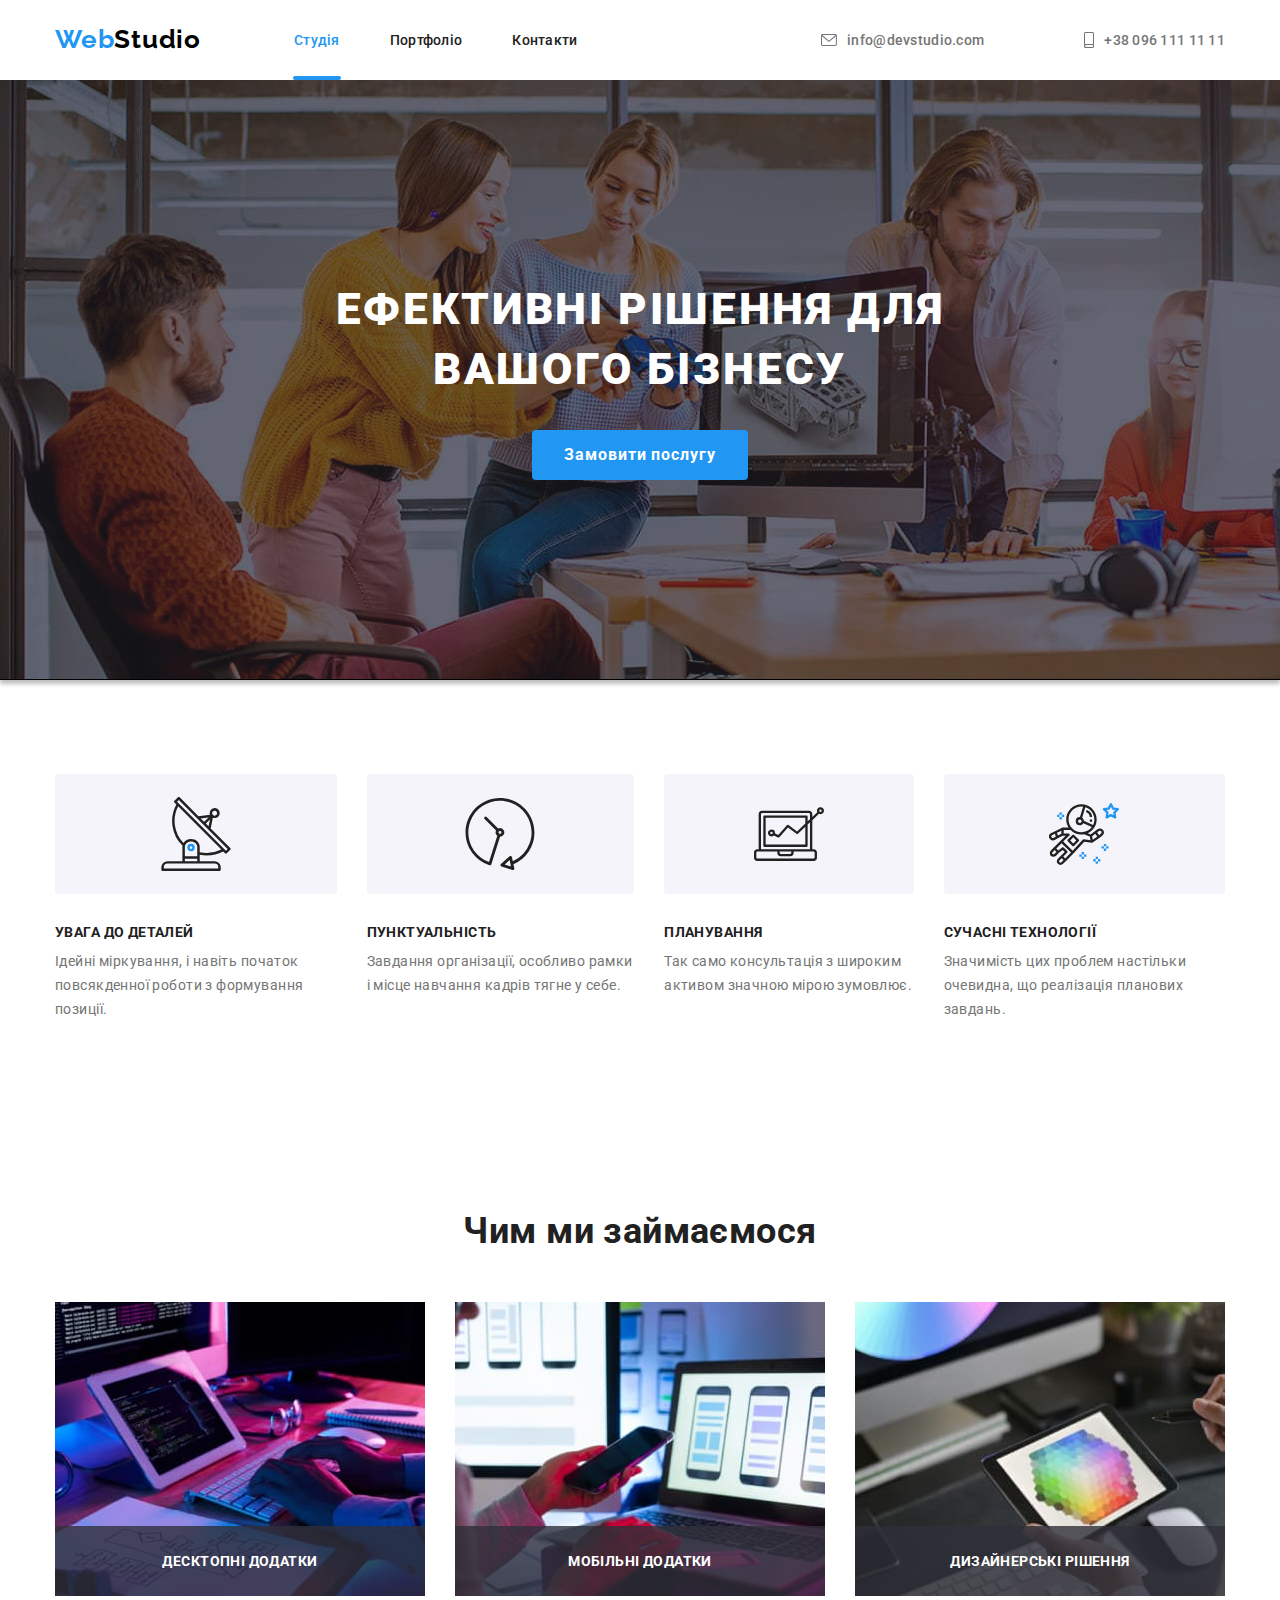
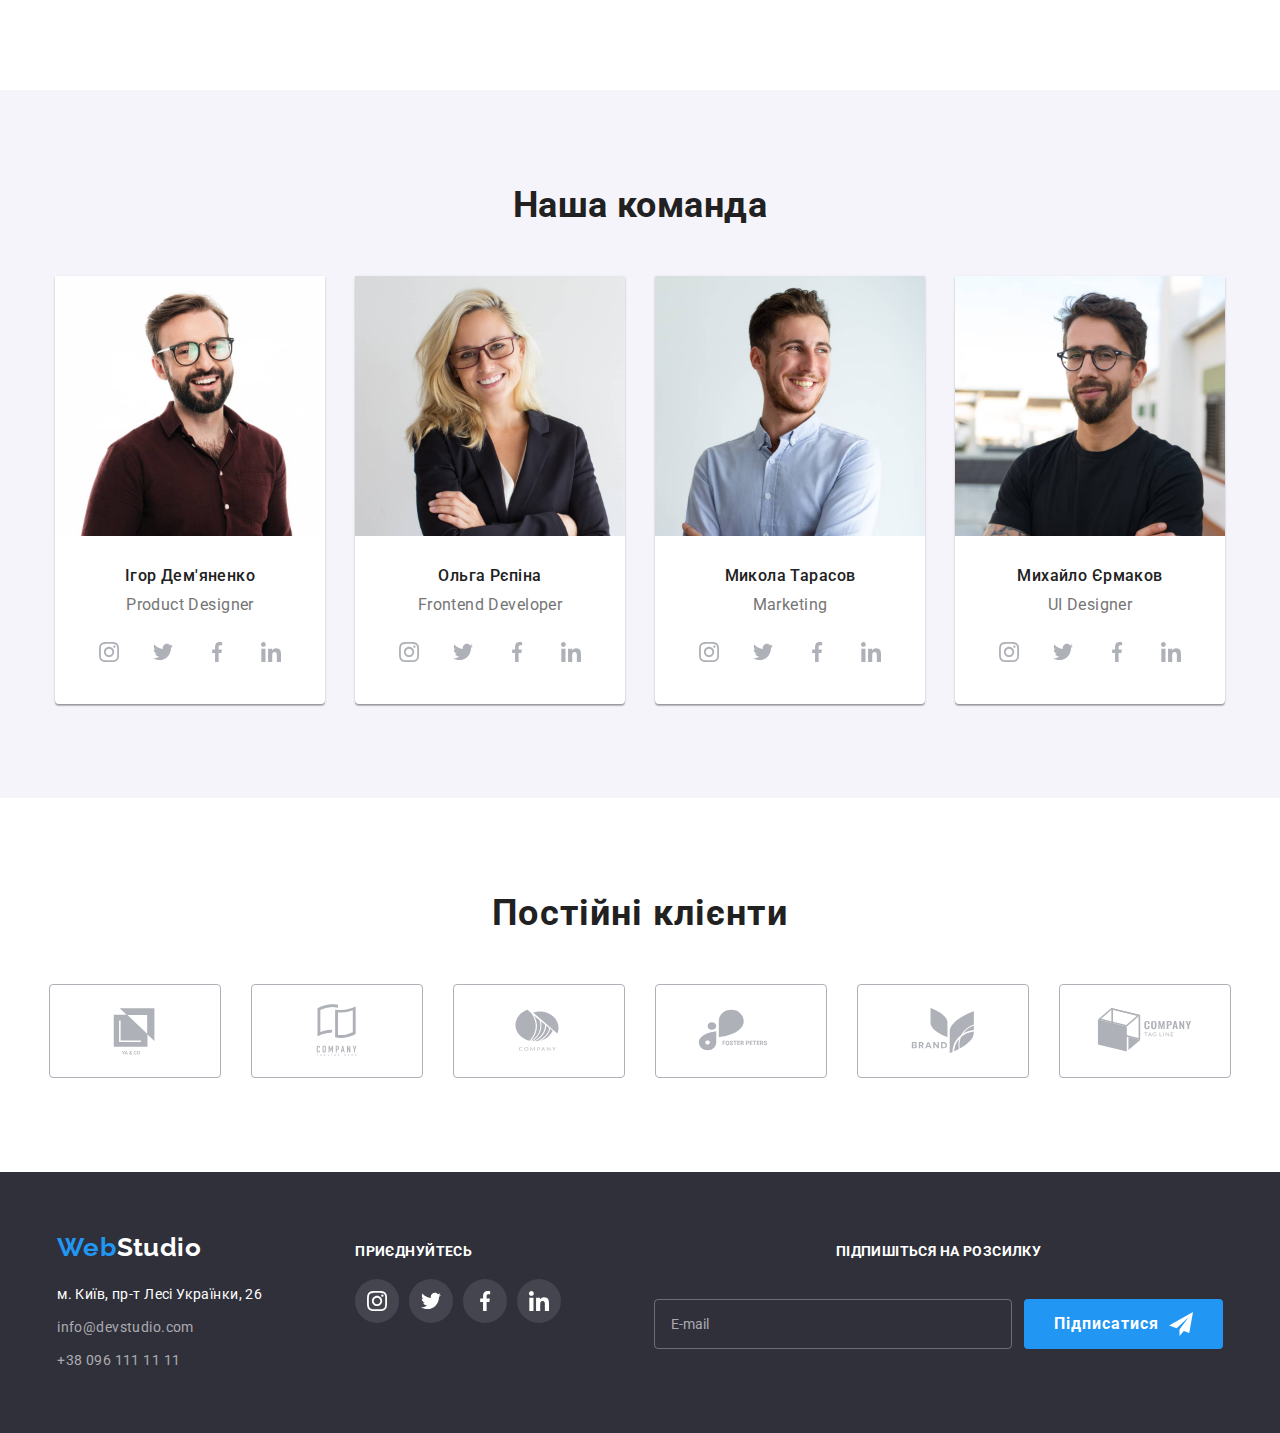
<file: index.html>
<!DOCTYPE html>
<html lang="uk">
  <head>
    <meta charset="UTF-8" />
    <meta http-equiv="X-UA-Compatible" content="IE=edge" />
    <meta name="viewport" content="width=device-width, initial-scale=1.0" />
    <title>Головна</title>
    <link rel="preconnect" href="https://fonts.googleapis.com" />
    <link rel="preconnect" href="https://fonts.gstatic.com" crossorigin />
    <link
      href="https://fonts.googleapis.com/css2?family=Raleway:wght@700&family=Roboto:wght@400;500;700;900&display=swap"
      rel="stylesheet"
    />
    <link
      rel="stylesheet"
      href="https://cdnjs.cloudflare.com/ajax/libs/modern-normalize/1.0.0/modern-normalize.min.css"
    />
    <link rel="stylesheet" href="./css/main.min.css" />
  </head>

  <body>
    <header>
      <div class="body-container body-container--header-flex">
        <nav class="header">
          <a class="header__logo header__logo-web" href="index.html"
            ><span>Web</span>Studio</a
          >

          <ul class="nav-list">
            <li class="nav-list__item">
              <a
                class="nav-list__link nav-list__link--current"
                href="./index.html"
                >Студія</a
              >
            </li>
            <li class="nav-list__item">
              <a class="nav-list__link" href="./portfolio.html">Портфоліо</a>
            </li>
            <li class="nav-list__item">
              <a class="nav-list__link" href="#">Контакти</a>
            </li>
          </ul>
        </nav>
        <ul class="kont-list">
          <li class="kont-list__item">
            <a class="kont-list__link" href="mailto:info@devstudio.com"
              ><svg class="kont-list__icon" width="16" height="12">
                <use href="./images/icons.svg#icon-mail"></use>
              </svg>
              info@devstudio.com</a
            >
          </li>
          <li class="kont-list__item">
            <a class="kont-list__link" href="tel:+380961111111"
              ><svg class="kont-list__icon" width="10" height="16">
                <use href="./images/icons.svg#icon-phone"></use>
              </svg>
              +38 096 111 11 11</a
            >
          </li>
        </ul>
      </div>
    </header>
    <section class="primary-section">
      <h1 class="primary-section__header">
        Ефективні рішення для вашого бізнесу
      </h1>
      <button data-modal-open class="button" type="button">
        Замовити послугу
      </button>
    </section>
    <section class="our-qualities">
      <div class="body-container">
        <ul class="our-qualities__list">
          <li class="our-qualities__item our-qualities__item-1">
            <h3 class="our-qualities__headers">УВАГА ДО ДЕТАЛЕЙ</h3>
            <p class="our-qualities__description">
              Ідейні міркування, і навіть початок повсякденної роботи з
              формування позиції.
            </p>
          </li>
          <li class="our-qualities__item our-qualities__item-2">
            <h3 class="our-qualities__headers">ПУНКТУАЛЬНІСТЬ</h3>
            <p class="our-qualities__description">
              Завдання організації, особливо рамки і місце навчання кадрів тягне
              у себе.
            </p>
          </li>
          <li class="our-qualities__item our-qualities__item-3">
            <h3 class="our-qualities__headers">ПЛАНУВАННЯ</h3>
            <p class="our-qualities__description">
              Так само консультація з широким активом значною мірою зумовлює.
            </p>
          </li>
          <li class="our-qualities__item our-qualities__item-4">
            <h3 class="our-qualities__headers">СУЧАСНІ ТЕХНОЛОГІЇ</h3>
            <p class="our-qualities__description">
              Значимість цих проблем настільки очевидна, що реалізація планових
              завдань.
            </p>
          </li>
        </ul>
      </div>
    </section>
    <section class="what-we-do">
      <div class="body-container">
        <h2 class="what-we-do__header">Чим ми займаємося</h2>
        <ul class="what-we-do__list">
          <li class="what-we-do__item">
            <picture>
              <source
                srcset="
                  ./images/computer-desk.jpg    1x,
                  ./images/computer-desk-2x.jpg 2x
                "
                media="(min-width:1200px)"
              />
              <img
                src="./images/computer-desk-2x.jpg"
                alt="Створення сайтів"
                width="370"
                height="294"
              />
            </picture>
            <div class="what-we-do__wrapper">
              <p class="what-we-do__description">Десктопні додатки</p>
            </div>
          </li>
          <li class="what-we-do__item">
            <picture>
              <source
                srcset="
                  ./images/smartphone-desk.jpg    1x,
                  ./images/smartphone-desk-2x.jpg 2x
                "
                media="(min-width:1200px)"
              />
              <img
                src="./images/smartphone-desk-2x.jpg"
                alt="Розробка мобільних додатків"
                width="370"
                height="294"
              />
            </picture>
            <div class="what-we-do__wrapper">
              <p class="what-we-do__description">Мобільні додатки</p>
            </div>
          </li>
          <li class="what-we-do__item">
            <picture>
              <source
                srcset="
                  ./images/tablet-desk.jpg    1x,
                  ./images/tablet-desk-2x.jpg 2x
                "
                media="(min-width:1200px)"
              />
              <img
                src="./images/tablet-desk-2x.jpg"
                alt="Графічний дизайн"
                width="370"
                height="294"
              />
            </picture>
            <div class="what-we-do__wrapper">
              <p class="what-we-do__description">Дизайнерські рішення</p>
            </div>
          </li>
        </ul>
      </div>
    </section>
    <section class="team-section">
      <div class="body-container">
        <h2 class="team-section__header">Наша команда</h2>
        <ul class="team-section__list">
          <li class="team-section__item">
            <img
              class="team-section__photo"
              src="./images/img(A).jpg"
              width="270"
              alt="Ігор Дем'яненко"
            />
            <div class="social-networks">
              <h3 class="social-networks__header">Ігор Дем'яненко</h3>
              <p class="social-networks__descript">Product Designer</p>
              <ul class="social-networks__list">
                <li class="social-networks__item">
                  <a class="social-networks__link" href="#"
                    ><svg class="social-networks__icon" width="20" height="20">
                      <use href="./images/icons.svg#icon-instagram"></use></svg
                  ></a>
                </li>
                <li class="social-networks__item">
                  <a class="social-networks__link" href="#"
                    ><svg class="social-networks__icon" width="20" height="20">
                      <use href="./images/icons.svg#icon-twitter"></use></svg
                  ></a>
                </li>
                <li class="social-networks__item">
                  <a class="social-networks__link" href="#"
                    ><svg class="social-networks__icon" width="20" height="20">
                      <use href="./images/icons.svg#icon-facebook"></use></svg
                  ></a>
                </li>
                <li class="social-networks__item">
                  <a class="social-networks__link" href="#"
                    ><svg class="social-networks__icon" width="20" height="20">
                      <use href="./images/icons.svg#icon-linkedin"></use></svg
                  ></a>
                </li>
              </ul>
            </div>
          </li>
          <li class="team-section__item">
            <img
              class="team-section__photo"
              src="./images/img(B).jpg"
              width="270"
              alt="Ольга Рєпіна"
            />
            <div class="social-networks">
              <h3 class="social-networks__header">Ольга Рєпіна</h3>
              <p class="social-networks__descript">Frontend Developer</p>
              <ul class="social-networks__list">
                <li class="social-networks__item">
                  <a class="social-networks__link" href="#"
                    ><svg class="social-networks__icon" width="20" height="20">
                      <use href="./images/icons.svg#icon-instagram"></use></svg
                  ></a>
                </li>
                <li class="social-networks__item">
                  <a class="social-networks__link" href="#"
                    ><svg class="social-networks__icon" width="20" height="20">
                      <use href="./images/icons.svg#icon-twitter"></use></svg
                  ></a>
                </li>
                <li class="social-networks__item">
                  <a class="social-networks__link" href="#"
                    ><svg class="social-networks__icon" width="20" height="20">
                      <use href="./images/icons.svg#icon-facebook"></use></svg
                  ></a>
                </li>
                <li class="social-networks__item">
                  <a class="social-networks__link" href="#"
                    ><svg class="social-networks__icon" width="20" height="20">
                      <use href="./images/icons.svg#icon-linkedin"></use></svg
                  ></a>
                </li>
              </ul>
            </div>
          </li>
          <li class="team-section__item">
            <img
              class="team-section__photo"
              src="./images/img(С).jpg"
              width="270"
              alt="Микола Тарасов"
            />
            <div class="social-networks">
              <h3 class="social-networks__header">Микола Тарасов</h3>
              <p class="social-networks__descript">Marketing</p>
              <ul class="social-networks__list">
                <li class="social-networks__item">
                  <a class="social-networks__link" href="#"
                    ><svg class="social-networks__icon" width="20" height="20">
                      <use href="./images/icons.svg#icon-instagram"></use></svg
                  ></a>
                </li>
                <li class="social-networks__item">
                  <a class="social-networks__link" href="#"
                    ><svg class="social-networks__icon" width="20" height="20">
                      <use href="./images/icons.svg#icon-twitter"></use></svg
                  ></a>
                </li>
                <li class="social-networks__item">
                  <a class="social-networks__link" href="#"
                    ><svg class="social-networks__icon" width="20" height="20">
                      <use href="./images/icons.svg#icon-facebook"></use></svg
                  ></a>
                </li>
                <li class="social-networks__item">
                  <a class="social-networks__link" href="#"
                    ><svg class="social-networks__icon" width="20" height="20">
                      <use href="./images/icons.svg#icon-linkedin"></use></svg
                  ></a>
                </li>
              </ul>
            </div>
          </li>
          <li class="team-section__item">
            <img
              class="team-section__photo"
              src="./images/img(D).jpg"
              width="270"
              alt="Михайло Єрмаков"
            />
            <div class="social-networks">
              <h3 class="social-networks__header">Михайло Єрмаков</h3>
              <p class="social-networks__descript">UI Designer</p>
              <ul class="social-networks__list">
                <li class="social-networks__item">
                  <a class="social-networks__link" href="#"
                    ><svg class="social-networks__icon" width="20" height="20">
                      <use href="./images/icons.svg#icon-instagram"></use></svg
                  ></a>
                </li>
                <li class="social-networks__item">
                  <a class="social-networks__link" href="#"
                    ><svg class="social-networks__icon" width="20" height="20">
                      <use href="./images/icons.svg#icon-twitter"></use></svg
                  ></a>
                </li>
                <li class="social-networks__item">
                  <a class="social-networks__link" href="#"
                    ><svg class="social-networks__icon" width="20" height="20">
                      <use href="./images/icons.svg#icon-facebook"></use></svg
                  ></a>
                </li>
                <li class="social-networks__item">
                  <a class="social-networks__link" href="#"
                    ><svg class="social-networks__icon" width="20" height="20">
                      <use href="./images/icons.svg#icon-linkedin"></use></svg
                  ></a>
                </li>
              </ul>
            </div>
          </li>
        </ul>
      </div>
    </section>
    <section class="regul-customers">
      <div class="body-container">
        <h2 class="regul-customers__header">Постійні клієнти</h2>
        <ul class="regul-customers__list">
          <li class="regul-customers__item">
            <a class="regul-customers__link" href="#"
              ><svg class="regul-customers__icon" width="106" height="60">
                <use href="./images/icons.svg#icon-logo-1"></use></svg
            ></a>
          </li>
          <li class="regul-customers__item">
            <a class="regul-customers__link" href="#"
              ><svg class="regul-customers__icon" width="106" height="60">
                <use href="./images/icons.svg#icon-logo-2"></use></svg
            ></a>
          </li>
          <li class="regul-customers__item">
            <a class="regul-customers__link" href="#"
              ><svg class="regul-customers__icon" width="106" height="60">
                <use href="./images/icons.svg#icon-logo-3"></use></svg
            ></a>
          </li>
          <li class="regul-customers__item">
            <a class="regul-customers__link" href="#"
              ><svg class="regul-customers__icon" width="106" height="60">
                <use href="./images/icons.svg#icon-logo-4"></use></svg
            ></a>
          </li>
          <li class="regul-customers__item">
            <a class="regul-customers__link" href="#"
              ><svg class="regul-customers__icon" width="106" height="60">
                <use href="./images/icons.svg#icon-logo-5"></use></svg
            ></a>
          </li>
          <li class="regul-customers__item">
            <a class="regul-customers__link" href="#"
              ><svg class="regul-customers__icon" width="106" height="60">
                <use href="./images/icons.svg#icon-logo-6"></use></svg
            ></a>
          </li>
        </ul>
      </div>
    </section>
    <footer class="footer">
      <div class="body-container body-container--footer-flex">
        <div class="footer__adress-wrapper">
          <a class="footer__logo header__logo-web" href="index.html"
            ><span>Web</span>Studio</a
          >
          <address class="footer__address">
            <ul class="footer__list">
              <li>
                <a
                  class="footer__google-link"
                  href="https://www.google.com/maps/place/%D0%B1%D1%83%D0%BB.+%D0%9B%D0%B5%D1%81%D0%B8+%D0%A3%D0%BA%D1%80%D0%B0%D0%B8%D0%BD%D0%BA%D0%B8,+26,+%D0%9A%D0%B8%D0%B5%D0%B2,+02000/@50.4264782,30.5365726,17z/data=!4m5!3m4!1s0x40d4cf0e033ecbe9:0x57a4dffefec77da0!8m2!3d50.4265807!4d30.5383858"
                >
                  м. Київ, пр-т Лесі Українки, 26</a
                >
              </li>
              <li>
                <a class="footer__mail" href="mailto:info@devstudio.com"
                  >info@devstudio.com</a
                >
              </li>
              <li>
                <a class="footer__tel" href="tel:+380961111111"
                  >+38 096 111 11 11</a
                >
              </li>
            </ul>
          </address>
        </div>
        <div class="foot-soc-links">
          <p class="foot-soc-links__header">приєднуйтесь</p>
          <ul class="foot-soc-links__list">
            <li class="foot-soc-links__item">
              <a class="foot-soc-links__link" href="#"
                ><svg class="foot-soc-links__icon" width="20" height="20">
                  <use href="./images/icons.svg#icon-instagram"></use></svg
              ></a>
            </li>
            <li class="foot-soc-links__item">
              <a class="foot-soc-links__link" href="#"
                ><svg class="foot-soc-links__icon" width="20" height="20">
                  <use href="./images/icons.svg#icon-twitter"></use></svg
              ></a>
            </li>
            <li class="foot-soc-links__item">
              <a class="foot-soc-links__link" href="#"
                ><svg class="foot-soc-links__icon" width="20" height="20">
                  <use href="./images/icons.svg#icon-facebook"></use></svg
              ></a>
            </li>
            <li class="foot-soc-links__item">
              <a class="foot-soc-links__link" href="#"
                ><svg class="foot-soc-links__icon" width="20" height="20">
                  <use href="./images/icons.svg#icon-linkedin"></use></svg
              ></a>
            </li>
          </ul>
        </div>
        <form class="footer-form">
          <p class="footer-form__header">ПІДПИШІТЬСЯ НА РОЗСИЛКУ</p>
          <div class="footer-form__wrapper">
            <input
              type="email"
              name="email"
              class="footer-form__input"
              placeholder="E-mail"
              id="email"
            />
            <label for="email"> E-mail </label>
            <button type="submit">Підписатися</button>
          </div>
        </form>
      </div>
    </footer>
    <div data-modal class="backdrop backdrop--is-hidden">
      <div class="modal">
        <svg data-modal-close class="modal__close">
          <use href="./images/icons.svg#icon-close"></use>
        </svg>
        <p class="modal__heder">Залиште свої дані, ми вам передзвонимо</p>
        <form>
          <label class="modal__label" for="name">Ім'я</label>
          <div class="modal__ic-pst">
            <input
              type="text"
              name="name"
              id="name"
              class="modal__input"
              required
            />
            <svg class="modal__icon" width="18" height="18">
              <use href="./images/icons.svg#person-modal"></use>
            </svg>
          </div>
          <label class="modal__label" for="tel">Телефон</label>
          <div class="modal__ic-pst">
            <input
              type="tel"
              name="tel"
              id="tel"
              class="modal__input"
              required
            />
            <svg class="modal__icon" width="18" height="18">
              <use href="./images/icons.svg#tel-modal"></use>
            </svg>
          </div>
          <label class="modal__label" for="mail">Пошта</label>
          <div class="modal__ic-pst">
            <input
              type="email"
              name="mail"
              id="mail"
              class="modal__input"
              required
            />
            <svg class="modal__icon" width="18" height="18">
              <use href="./images/icons.svg#mail-modal"></use>
            </svg>
          </div>
          <label class="modal__label" for="user-text">Коментар</label>
          <div class="modal__ic-pst-last">
            <textarea
              name="user-text"
              id="user-text"
              class="modal__user-text"
              placeholder="Введіть текст"
            ></textarea>
          </div>
          <div class="modal__ic-pst-check">
            <input
              type="checkbox"
              name="accepting"
              value="Я погоджуюся з Умовами договору"
              class="modal__accepting"
              id="accepting"
            />
            <label for="accepting" class="modal__label-checked">
              <span class="modal__icon-checked"
                ><svg width="16" height="15">
                  <use href="./images/icons.svg#icon-checked"></use></svg
              ></span>
              <p>Погоджуюся з розсилкою та приймаю</p>
              <a href="#">_Умови договору</a>
            </label>
          </div>
          <button type="submit" class="modal__submit">Відправити</button>
        </form>
      </div>
    </div>
    <script src="./js/modal.js"></script>
  </body>
</html>
</file>
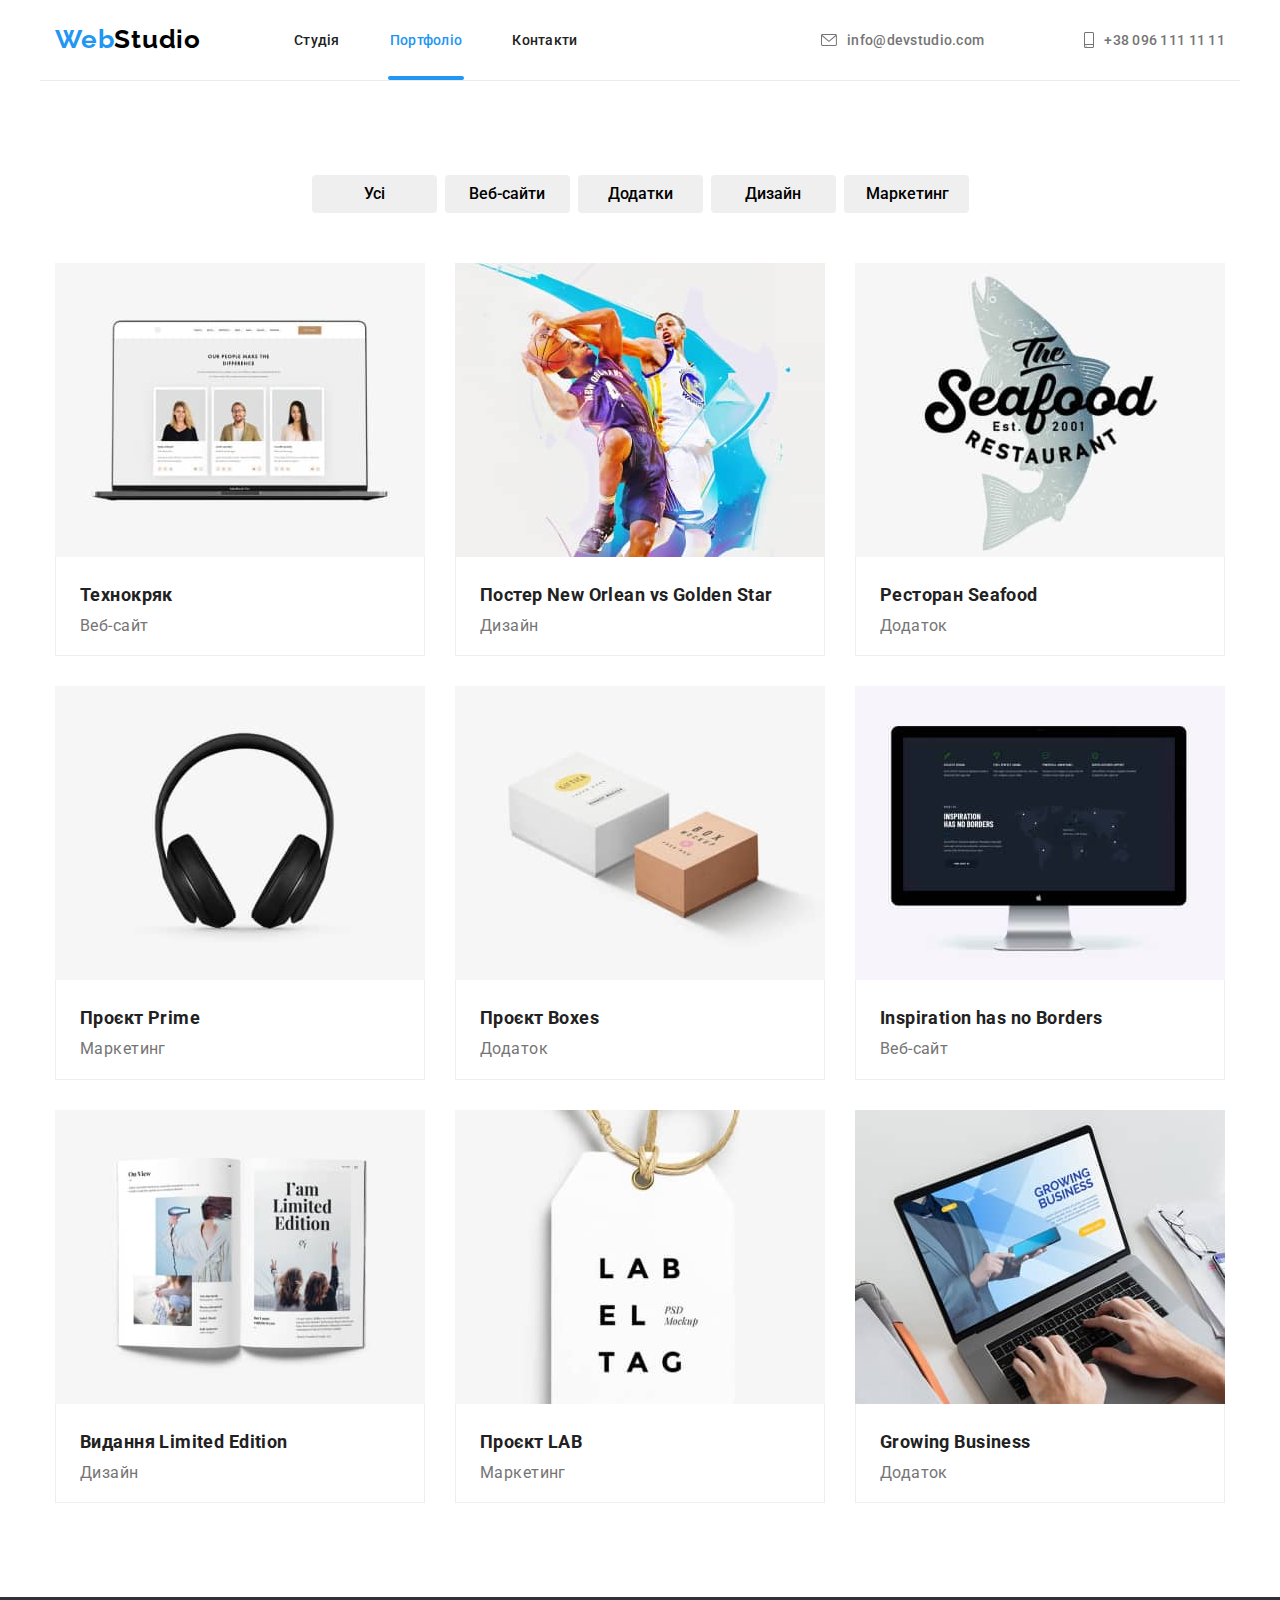
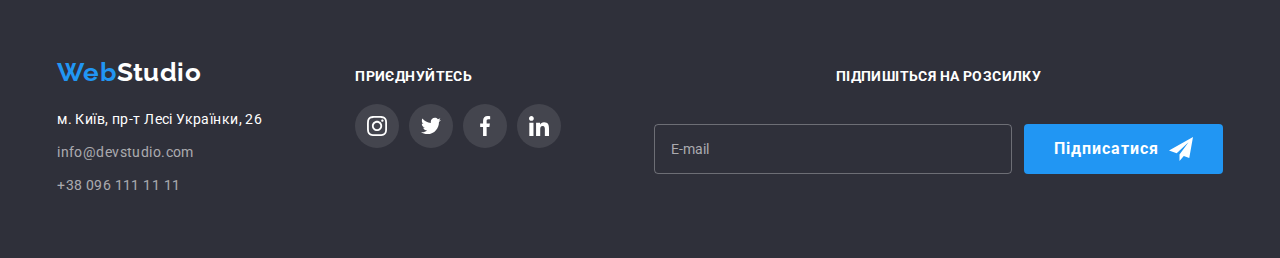
<file: portfolio.html>
<!DOCTYPE html>
<html lang="uk">
  <head>
    <meta charset="UTF-8" />
    <meta http-equiv="X-UA-Compatible" content="IE=edge" />
    <meta name="viewport" content="width=device-width, initial-scale=1.0" />
    <title>Портфоліо</title>
    <link rel="preconnect" href="https://fonts.googleapis.com" />
    <link rel="preconnect" href="https://fonts.gstatic.com" crossorigin />
    <link
      href="https://fonts.googleapis.com/css2?family=Raleway:wght@700&family=Roboto:wght@400;500;700;900&display=swap"
      rel="stylesheet"
    />
    <link
      rel="stylesheet"
      href="https://cdnjs.cloudflare.com/ajax/libs/modern-normalize/1.0.0/modern-normalize.min.css"
    />
    <link rel="stylesheet" href="./css/main.min.css" />
  </head>
  <body>
    <header>
      <div
        class="body-container body-container--header-flex body-container--border"
      >
        <nav class="header">
          <a class="header__logo header__logo-web" href="index.html"
            ><span>Web</span>Studio</a
          >

          <ul class="nav-list">
            <li class="nav-list__item">
              <a class="nav-list__link" href="./index.html">Студія</a>
            </li>
            <li class="nav-list__item">
              <a
                class="nav-list__link nav-list__link--current"
                href="./portfolio.html"
                >Портфоліо</a
              >
            </li>
            <li class="nav-list__item">
              <a class="nav-list__link" href="#">Контакти</a>
            </li>
          </ul>
        </nav>
        <ul class="kont-list">
          <li class="kont-list__item">
            <a class="kont-list__link" href="mailto:info@devstudio.com"
              ><svg class="kont-list__icon" width="16" height="12">
                <use href="./images/icons.svg#icon-mail"></use>
              </svg>
              info@devstudio.com</a
            >
          </li>
          <li class="kont-list__item">
            <a class="kont-list__link" href="tel:+380961111111"
              ><svg class="kont-list__icon" width="10" height="16">
                <use href="./images/icons.svg#icon-phone"></use>
              </svg>
              +38 096 111 11 11</a
            >
          </li>
        </ul>
      </div>
    </header>
    <section class="main-contein-port">
      <div class="body-container">
        <ul class="buttons-list">
          <li class="buttons-list__item">
            <button class="buttons-list__button" type="button">Усі</button>
          </li>
          <li class="buttons-list__item">
            <button class="buttons-list__button" type="button">
              Веб-сайти
            </button>
          </li>
          <li class="buttons-list__item">
            <button class="buttons-list__button" type="button">Додатки</button>
          </li>
          <li class="buttons-list__item">
            <button class="buttons-list__button" type="button">Дизайн</button>
          </li>
          <li class="buttons-list__item">
            <button class="buttons-list__button" type="button">
              Маркетинг
            </button>
          </li>
        </ul>
        <ul class="thumb-list">
          <li class="thumb-list__thumb">
            <div class="thumb-list__item">
              <img
                class="thumb-list__image"
                src="./images/p-folio-photo1.jpg"
                alt="#"
              />
              <p class="thumb-list__thumb-text">
                Ресурс пропонує комплексні пропозиції з різним рівнем
                функціоналу та сервісів. Все це дозволить відвідувачу отримати
                вичерпні відомості про компанію чи приватну особу.
              </p>
            </div>
            <div class="thumb-list__thumb-thumb">
              <h3 class="thumb-list__thumb-header">Технокряк</h3>
              <p class="thumb-list__thumb-descript">Веб-сайт</p>
            </div>
          </li>
          <li class="thumb-list__thumb">
            <div class="thumb-list__item">
              <img
                class="thumb-list__image"
                src="./images/p-folio-photo2.jpg"
                alt="#"
              />
              <p class="thumb-list__thumb-text">
                Ресурс пропонує комплексні пропозиції з різним рівнем
                функціоналу та сервісів. Все це дозволить відвідувачу отримати
                вичерпні відомості про компанію чи приватну особу.
              </p>
            </div>
            <div class="thumb-list__thumb-thumb">
              <h3 class="thumb-list__thumb-header">
                Постер New Orlean vs Golden Star
              </h3>
              <p class="thumb-list__thumb-descript">Дизайн</p>
            </div>
          </li>
          <li class="thumb-list__thumb">
            <div class="thumb-list__item">
              <img
                class="thumb-list__image"
                src="./images/p-folio-photo3.jpg"
                alt="#"
              />
              <p class="thumb-list__thumb-text">
                Ресурс пропонує комплексні пропозиції з різним рівнем
                функціоналу та сервісів. Все це дозволить відвідувачу отримати
                вичерпні відомості про компанію чи приватну особу.
              </p>
            </div>
            <div class="thumb-list__thumb-thumb">
              <h3 class="thumb-list__thumb-header">Ресторан Seafood</h3>
              <p class="thumb-list__thumb-descript">Додаток</p>
            </div>
          </li>
          <li class="thumb-list__thumb">
            <div class="thumb-list__item">
              <img
                class="thumb-list__image"
                src="./images/p-folio-photo4.jpg"
                alt="#"
              />
              <p class="thumb-list__thumb-text">
                Ресурс пропонує комплексні пропозиції з різним рівнем
                функціоналу та сервісів. Все це дозволить відвідувачу отримати
                вичерпні відомості про компанію чи приватну особу.
              </p>
            </div>
            <div class="thumb-list__thumb-thumb">
              <h3 class="thumb-list__thumb-header">Проєкт Prime</h3>
              <p class="thumb-list__thumb-descript">Маркетинг</p>
            </div>
          </li>
          <li class="thumb-list__thumb">
            <div class="thumb-list__item">
              <img
                class="thumb-list__image"
                src="./images/p-folio-photo5.jpg"
                alt="#"
              />
              <p class="thumb-list__thumb-text">
                Ресурс пропонує комплексні пропозиції з різним рівнем
                функціоналу та сервісів. Все це дозволить відвідувачу отримати
                вичерпні відомості про компанію чи приватну особу.
              </p>
            </div>
            <div class="thumb-list__thumb-thumb">
              <h3 class="thumb-list__thumb-header">Проєкт Boxes</h3>
              <p class="thumb-list__thumb-descript">Додаток</p>
            </div>
          </li>
          <li class="thumb-list__thumb">
            <div class="thumb-list__item">
              <img
                class="thumb-list__image"
                src="./images/p-folio-photo6.jpg"
                alt="#"
              />
              <p class="thumb-list__thumb-text">
                Ресурс пропонує комплексні пропозиції з різним рівнем
                функціоналу та сервісів. Все це дозволить відвідувачу отримати
                вичерпні відомості про компанію чи приватну особу.
              </p>
            </div>
            <div class="thumb-list__thumb-thumb">
              <h3 class="thumb-list__thumb-header">
                Inspiration has no Borders
              </h3>
              <p class="thumb-list__thumb-descript">Веб-сайт</p>
            </div>
          </li>
          <li class="thumb-list__thumb">
            <div class="thumb-list__item">
              <img
                class="thumb-list__image"
                src="./images/p-folio-photo7.jpg"
                alt="#"
              />
              <p class="thumb-list__thumb-text">
                Ресурс пропонує комплексні пропозиції з різним рівнем
                функціоналу та сервісів. Все це дозволить відвідувачу отримати
                вичерпні відомості про компанію чи приватну особу.
              </p>
            </div>
            <div class="thumb-list__thumb-thumb">
              <h3 class="thumb-list__thumb-header">Видання Limited Edition</h3>
              <p class="thumb-list__thumb-descript">Дизайн</p>
            </div>
          </li>
          <li class="thumb-list__thumb">
            <div class="thumb-list__item">
              <img
                class="thumb-list__image"
                src="./images/p-folio-photo8.jpg"
                alt="#"
              />
              <p class="thumb-list__thumb-text">
                Ресурс пропонує комплексні пропозиції з різним рівнем
                функціоналу та сервісів. Все це дозволить відвідувачу отримати
                вичерпні відомості про компанію чи приватну особу.
              </p>
            </div>
            <div class="thumb-list__thumb-thumb">
              <h3 class="thumb-list__thumb-header">Проєкт LAB</h3>
              <p class="thumb-list__thumb-descript">Маркетинг</p>
            </div>
          </li>
          <li class="thumb-list__thumb">
            <div class="thumb-list__item">
              <img
                class="thumb-list__image"
                src="./images/p-folio-photo9.jpg"
                alt="#"
              />
              <p class="thumb-list__thumb-text">
                Ресурс пропонує комплексні пропозиції з різним рівнем
                функціоналу та сервісів. Все це дозволить відвідувачу отримати
                вичерпні відомості про компанію чи приватну особу.
              </p>
            </div>
            <div class="thumb-list__thumb-thumb">
              <h3 class="thumb-list__thumb-header">Growing Business</h3>
              <p class="thumb-list__thumb-descript">Додаток</p>
            </div>
          </li>
        </ul>
      </div>
    </section>
    <footer class="footer">
      <div class="body-container body-container--footer-flex">
        <div class="footer__adress-wrapper">
          <a class="footer__logo header__logo-web" href="index.html"
            ><span>Web</span>Studio</a
          >
          <address class="footer__address">
            <ul class="footer__list">
              <li>
                <a
                  class="footer__google-link"
                  href="https://www.google.com/maps/place/%D0%B1%D1%83%D0%BB.+%D0%9B%D0%B5%D1%81%D0%B8+%D0%A3%D0%BA%D1%80%D0%B0%D0%B8%D0%BD%D0%BA%D0%B8,+26,+%D0%9A%D0%B8%D0%B5%D0%B2,+02000/@50.4264782,30.5365726,17z/data=!4m5!3m4!1s0x40d4cf0e033ecbe9:0x57a4dffefec77da0!8m2!3d50.4265807!4d30.5383858"
                >
                  м. Київ, пр-т Лесі Українки, 26</a
                >
              </li>
              <li>
                <a class="footer__mail" href="mailto:info@devstudio.com"
                  >info@devstudio.com</a
                >
              </li>
              <li>
                <a class="footer__tel" href="tel:+380961111111"
                  >+38 096 111 11 11</a
                >
              </li>
            </ul>
          </address>
        </div>
        <div class="foot-soc-links">
          <p class="foot-soc-links__header">приєднуйтесь</p>
          <ul class="foot-soc-links__list">
            <li class="foot-soc-links__item">
              <a class="foot-soc-links__link" href="#"
                ><svg class="foot-soc-links__icon" width="20" height="20">
                  <use href="./images/icons.svg#icon-instagram"></use></svg
              ></a>
            </li>
            <li class="foot-soc-links__item">
              <a class="foot-soc-links__link" href="#"
                ><svg class="foot-soc-links__icon" width="20" height="20">
                  <use href="./images/icons.svg#icon-twitter"></use></svg
              ></a>
            </li>
            <li class="foot-soc-links__item">
              <a class="foot-soc-links__link" href="#"
                ><svg class="foot-soc-links__icon" width="20" height="20">
                  <use href="./images/icons.svg#icon-facebook"></use></svg
              ></a>
            </li>
            <li class="foot-soc-links__item">
              <a class="foot-soc-links__link" href="#"
                ><svg class="foot-soc-links__icon" width="20" height="20">
                  <use href="./images/icons.svg#icon-linkedin"></use></svg
              ></a>
            </li>
          </ul>
        </div>
        <form class="footer-form">
          <p class="footer-form__header">ПІДПИШІТЬСЯ НА РОЗСИЛКУ</p>
          <div class="footer-form__wrapper">
            <input
              type="email"
              name="email"
              class="footer-form__input"
              placeholder="E-mail"
              id="email"
            />
            <label for="email"> E-mail </label>
            <button type="submit">Підписатися</button>
          </div>
        </form>
      </div>
    </footer>
  </body>
</html>
</file>
<file: css/main.min.css>
h1,h2,h3,h4,h5,h6,p,ul{margin:0}ul{padding:0;list-style:none}section ul{list-style:none}:root{--primary-text-color: #757575;--title-text-color: #212121;--accent-color: #2196F3}body{font-family:"Roboto",sans-serif;font-size:14px;letter-spacing:.03em;color:var(--primary-text-color);margin:0;max-width:1600px;margin-left:auto;margin-right:auto}.body-container{width:100%;padding:0 15px;margin:0 auto}@media screen and (min-width: 480px){.body-container{max-width:480px}}@media screen and (min-width: 768px){.body-container{max-width:768px}}@media screen and (min-width: 1200px){.body-container{max-width:1200px}}@media screen and (min-width: 480px){.body-container--footer-flex{display:flex;flex-direction:column;justify-content:center;gap:60px}}@media screen and (min-width: 768px){.body-container--footer-flex{display:flex;flex-direction:row;flex-wrap:wrap;justify-content:center;align-items:baseline;gap:60px}}@media screen and (min-width: 1200px){.body-container--footer-flex{display:flex;flex-direction:row;align-items:baseline;gap:93px}}.body-container--header-flex{display:flex;align-items:center}.body-container--border{border-bottom:1px solid #ececec}.button{display:block;font-family:inherit;font-weight:700;font-size:16px;line-height:1.875;letter-spacing:.06em;border:none;background-color:var(--accent-color);color:#fff;border-radius:4px;cursor:pointer;margin:0 auto 0 auto}.button{padding:10px 32px;min-width:200px;text-align:center}section{padding-top:60px;padding-bottom:60px}@media screen and (min-width: 1200px){section{padding-top:94px;padding-bottom:94px}}.header{display:flex;align-items:center}.header__logo{font-family:"Raleway",sans-serif;font-weight:700;font-size:26px;line-height:1.19;color:#000;text-decoration:none;margin-right:93px;font-weight:700;font-size:24px;line-height:1.1666666667;letter-spacing:.03em}@media screen and (min-width: 1200px){.header__logo{font-weight:700;font-size:26px;line-height:1.1923076923;letter-spacing:.03em}}.header__logo-web span{color:var(--accent-color);font-weight:700;font-size:24px;line-height:1.1666666667;letter-spacing:.03em}@media screen and (min-width: 1200px){.header__logo-web span{font-weight:700;font-size:26px;line-height:1.1923076923;letter-spacing:.03em}}.nav-list{display:flex}.nav-list__item:not(:last-child){margin-right:50px}.nav-list__link::after{content:"";position:absolute;display:block;width:106%;height:4px;background-color:var(--accent-color);left:-3%;bottom:0;border-radius:2px;opacity:0}.nav-list__link{display:block;padding:32px 0px;position:relative;text-decoration:none;font-weight:500;line-height:1.1428;letter-spacing:.02em;color:var(--title-text-color);transition-property:color;transition-duration:250ms;transition-timing-function:cubic-bezier(0.4, 0, 0.2, 1)}.nav-list__link:hover,.nav-list__link:focus{color:var(--accent-color)}.nav-list__link--current{color:var(--accent-color)}.nav-list__link--current::after{opacity:1;color:var(--accent-color)}.kont-list{display:flex;align-items:center;list-style:none;margin-left:auto}@media screen and (min-width: 768px){.kont-list{display:flex;flex-direction:column;justify-content:center;gap:10px}}@media screen and (min-width: 1200px){.kont-list{display:flex;flex-direction:row;align-items:center;gap:50px}}.kont-list__item+.kont-list__item{margin-left:50px}.kont-list__link{display:flex;align-items:center;text-decoration:none;font-weight:500;line-height:1.1428;letter-spacing:.02em;color:var(--primary-text-color);transition-property:color;transition-duration:250ms;transition-timing-function:cubic-bezier(0.4, 0, 0.2, 1)}@media screen and (min-width: 768px){.kont-list__link{display:inline-flex;align-items:center}}@media screen and (min-width: 1200px){.kont-list__link{padding:32px 0}}.kont-list__icon{fill:var(--primary-text-color);margin-right:10px}.kont-list__link:hover,.kont-list__link:focus{color:var(--accent-color)}.kont-list__link:hover .kont-list__icon{fill:var(--accent-color)}.kont-list__link:focus .kont-list__icon{fill:var(--accent-color)}.primary-section{padding:200px 0 200px 0;max-width:1600px;max-height:600px;margin:0 auto 0 auto;background-image:linear-gradient(to right, rgba(47, 48, 58, 0.4), rgba(46, 47, 57, 0.4)),url(../images/hero-background.jpg);border-bottom:1px solid #000;box-shadow:0px 4px 4px rgba(0,0,0,.25)}.primary-section__header{width:696px;font-weight:900;font-size:44px;line-height:1.36;text-align:center;letter-spacing:.06em;text-transform:uppercase;color:#fff;margin:0 auto 30px auto}.our-qualities{padding-bottom:94px;padding-top:94px}.our-qualities__list{gap:30px}@media screen and (min-width: 480px){.our-qualities__list{display:block}}@media screen and (min-width: 768px){.our-qualities__list{display:flex;flex-basis:calc((100% - 30px)/2)}}@media screen and (min-width: 1200px){.our-qualities__list{display:flex;flex-basis:calc((100% - 90px)/4)}}.our-qualities__item-1::before{content:"";height:120px;display:block;background:#f5f4fa;border-radius:4px;margin-bottom:30px;background-image:url(../images/antena.svg);background-repeat:no-repeat;background-size:70px;background-position:center}.our-qualities__item-2::before{content:"";height:120px;display:block;background:#f5f4fa;border-radius:4px;margin-bottom:30px;background-image:url(../images/clock.svg);background-repeat:no-repeat;background-size:70px;background-position:center}.our-qualities__item-3::before{content:"";height:120px;display:block;background:#f5f4fa;border-radius:4px;margin-bottom:30px;background-image:url(../images/grafic.svg);background-repeat:no-repeat;background-size:70px;background-position:center}.our-qualities__item-4::before{content:"";height:120px;display:block;background:#f5f4fa;border-radius:4px;margin-bottom:30px;background-image:url(../images/astronaut.svg);background-repeat:no-repeat;background-size:70px;background-position:center}.our-qualities__headers{font-size:14px;line-height:1.1428;text-transform:uppercase;color:var(--title-text-color);margin-bottom:10px}.our-qualities__description{line-height:1.7142}.what-we-do{padding-bottom:94px}.what-we-do__header{font-size:36px;line-height:1.1666;text-align:center;color:var(--title-text-color);margin-bottom:50px}.what-we-do__item{display:block;position:relative}.what-we-do__list{display:flex;justify-content:space-between;height:294px}.what-we-do__description{font-weight:700;font-size:14px;line-height:1.1428;text-transform:uppercase;color:#fff}.what-we-do__wrapper{display:flex;justify-content:center;align-items:center;width:370px;height:70px;position:absolute;bottom:0;background:rgba(47,48,58,.8)}.team-section{background:#f5f4fa;padding-top:94px;padding-bottom:94px}.team-section__header{font-size:36px;line-height:1.1666;text-align:center;color:var(--title-text-color);margin-bottom:50px}.team-section__list{display:flex;justify-content:space-between}.team-section__item{background:#fff;box-shadow:0px 1px 3px rgba(0,0,0,.12),0px 1px 1px rgba(0,0,0,.14),0px 2px 1px rgba(0,0,0,.2);border-radius:0px 0px 4px 4px}.team-section__photo{display:block}.social-networks{padding-bottom:30px;padding-top:30px}.social-networks__list{display:flex;justify-content:center;gap:10px}.social-networks__header{font-weight:500;font-size:16px;line-height:1.1875;text-align:center;color:var(--title-text-color);margin:0px auto 10px auto}.social-networks__descript{font-size:16px;line-height:1.1875;text-align:center;margin-bottom:16px}.social-networks__link{width:44px;height:44px;border-radius:50%;display:flex;align-items:center;justify-content:center;transition-property:fill,background-color;transition-duration:250ms;transition-timing-function:cubic-bezier(0.4, 0, 0.2, 1)}.social-networks__icon{fill:#afb1b8}.social-networks__link:hover,.social-networks__link:focus{background-color:var(--accent-color)}.social-networks__link:hover .social-networks__icon{fill:#fff}.social-networks__link:focus .social-networks__icon{fill:#fff}.regul-customers{padding:94px 0px}.regul-customers__header{font-weight:700;font-size:36px;line-height:1.1666;text-align:center;letter-spacing:.03em;color:#212121;margin-bottom:50px}.regul-customers__list{display:flex;justify-content:center;gap:30px}.regul-customers__link{display:flex;align-items:center;justify-content:center;padding:16px 32px;fill:#afb1b8;border:1px solid #afb1b8;border-radius:4px;transition-property:border,fill;transition-duration:250ms;transition-timing-function:cubic-bezier(0.4, 0, 0.2, 1)}.regul-customers__link:hover,.regul-customers__link:focus{border-color:var(--accent-color);fill:var(--accent-color)}.footer{margin-left:auto;margin-right:auto;background:#2f303a;padding-top:60px;padding-bottom:60px}.footer__adress-wrapper{display:inline-block}.footer__logo{display:inline-block;margin-bottom:20px;color:#fff;font-family:"Raleway";font-style:normal;text-decoration:none;font-weight:700;font-size:26px;line-height:1.19;margin-bottom:20px}.footer__address{font-style:normal;line-height:1.71;color:#fff}.footer__google-link{text-decoration:none;color:#fff;transition-property:color;transition-duration:250ms;transition-timing-function:cubic-bezier(0.4, 0, 0.2, 1)}.footer__google-link:hover,.footer__google-link:focus{color:var(--accent-color)}.footer__list{list-style:none}.footer__list li:not(:last-child){margin-bottom:9px}.footer__mail{text-decoration:none;line-height:1.71;color:rgba(255,255,255,.6);transition-property:color;transition-duration:250ms;transition-timing-function:cubic-bezier(0.4, 0, 0.2, 1)}.footer__mail:hover,.footer__mail:focus{color:var(--accent-color)}.footer__tel{text-decoration:none;line-height:1.71;color:rgba(255,255,255,.6);transition-property:color;transition-duration:250ms;transition-timing-function:cubic-bezier(0.4, 0, 0.2, 1)}.footer__tel:hover,.footer__tel:focus{color:var(--accent-color)}.foot-soc-links{display:inline-block}.foot-soc-links__header{margin-bottom:20px;font-weight:700;font-size:14px;line-height:1.1428;text-transform:uppercase;color:#fff}.foot-soc-links__list{display:flex;gap:10px;list-style:none}.foot-soc-links__link{width:44px;height:44px;border-radius:50%;display:flex;align-items:center;justify-content:center;background-color:rgba(255,255,255,.1);transition-property:background-color;transition-duration:250ms;transition-timing-function:cubic-bezier(0.4, 0, 0.2, 1)}.foot-soc-links__icon{fill:#fff}.foot-soc-links__link:hover,.foot-soc-links__link:focus{background-color:var(--accent-color)}.footer-form__header{font-weight:700;font-size:14px;line-height:1.1428;color:#fff;margin-bottom:20px}.footer-form__input{display:inline-block;padding:15px 16px;width:358px;color:#afb1b8;height:50px;border:1px solid rgba(255,255,255,.3);border-radius:4px;background-color:rgba(0,0,0,0);transition-property:border-color;transition-duration:250ms;transition-timing-function:cubic-bezier(0.4, 0, 0.2, 1)}.footer-form__input::-moz-placeholder{color:rgba(255,255,255,.6)}.footer-form__input:-ms-input-placeholder{color:rgba(255,255,255,.6)}.footer-form__input::placeholder{color:rgba(255,255,255,.6)}.footer-form__wrapper{display:flex}.footer-form__wrapper label{opacity:0;position:absolute}.footer-form__wrapper button{display:inline-flex;padding:8px 28px;margin-left:12px;background-color:var(--accent-color);color:#fff;border-color:rgba(0,0,0,0);border-radius:4px;font-weight:700;font-size:16px;line-height:1.875;letter-spacing:.06em;transition-property:background-color,box-shadow;transition-duration:250ms;transition-timing-function:cubic-bezier(0.4, 0, 0.2, 1)}.footer-form__wrapper button::after{content:"";width:24px;height:24px;background-image:url(../images/icon-send.svg);margin-left:10px;align-self:center}.footer-form__wrapper button:hover,.footer-form__wrapper button:focus{background:#188ce8;box-shadow:0px 4px 4px rgba(250,248,248,.15);cursor:pointer}@media screen and (min-width: 480px){.footer-form{display:flex;flex-direction:column;align-items:center;gap:20px}}@media screen and (min-width: 768px){.footer-form{display:flex;flex-direction:column;align-items:center;gap:20px}}@media screen and (min-width: 1200px){.footer-form{display:flex}}.backdrop{position:fixed;top:0;left:0;width:100%;height:100%;background-color:rgba(0,0,0,.2);transition-property:opacity,visibility;transition-duration:250ms,250ms;transition-timing-function:cubic-bezier(0.4, 0, 0.2, 1),cubic-bezier(0.4, 0, 0.2, 1)}.backdrop--is-hidden{opacity:0;pointer-events:none}.modal{position:absolute;top:50%;left:50%;transform:translate(-50%, -50%);min-width:528px;min-height:581px;background-color:#fff;box-shadow:0px 1px 3px rgba(0,0,0,.12),0px 1px 1px rgba(0,0,0,.14),0px 2px 1px rgba(0,0,0,.2);border-radius:4px;padding:40px}.modal__close{width:30px;height:30px;position:absolute;top:8px;right:8px;fill:#000;background-color:#fff;border:1px solid rgba(0,0,0,.1);border-radius:50%;padding:6px;transition-property:fill;transition-duration:250ms;transition-timing-function:cubic-bezier(0.4, 0, 0.2, 1)}.modal__close:hover{fill:var(--accent-color);cursor:pointer}.modal__heder{font-weight:700;font-size:20px;line-height:1.15;text-align:center;color:#212121;margin-bottom:12px}.modal__input{width:100%;height:40px;border:1px solid rgba(33,33,33,.2);border-radius:4px;padding-left:42px;outline:rgba(0,0,0,0);transition-property:border-color;transition-duration:250ms;transition-timing-function:cubic-bezier(0.4, 0, 0.2, 1)}.modal__input:focus{border:1px solid var(--accent-color)}.modal__submit{display:block;margin:30px auto -1px auto;font-weight:700;font-size:16px;line-height:1.875;letter-spacing:.06em;padding:10px 52px;color:#fff;background:var(--accent-color);border-radius:4px;border:none;transition-property:background-color,box-shadow;transition-duration:250ms;transition-timing-function:cubic-bezier(0.4, 0, 0.2, 1)}.modal__submit:hover,.modal__submit:focus{box-shadow:0px 4px 4px rgba(0,0,0,.15);background:#188ce8;cursor:pointer}.modal__icon{fill:#212121;position:absolute;left:12px;top:11px;transition-property:fill;transition-duration:250ms;transition-timing-function:cubic-bezier(0.4, 0, 0.2, 1)}.modal__ic-pst{position:relative;margin-top:4px;margin-bottom:10px}.modal__input:focus+.modal__icon{fill:var(--accent-color);border-color:#2196f3}.modal__ic-pst-last{margin-bottom:20px;margin-top:4px}.modal__user-text{width:100%;height:120px;border:1px solid rgba(33,33,33,.2);border-radius:4px;outline:rgba(0,0,0,0);padding:12px 16px;resize:none;transition-property:border-color;transition-duration:250ms;transition-timing-function:cubic-bezier(0.4, 0, 0.2, 1)}.modal__user-text:focus{border:1px solid var(--accent-color)}.modal__accepting{opacity:0;position:absolute}.modal__label-checked{display:flex;align-content:center;justify-content:center}.modal__label-checked:hover{cursor:pointer}.modal__icon-checked{display:inline-block;fill:rgba(0,0,0,0);width:16px;height:15px;border:2px solid #212121;border-radius:2px;margin-right:7px}.modal__accepting:checked+label .modal__icon-checked{background-color:var(--accent-color);fill:#fff;border:none}.modal__accepting:focus+label .modal__icon-checked{border-color:var(--accent-color)}.modal__accepting:hover+label .modal__icon-checked{outline:solid 2px #000;cursor:pointer}.main-contein-port{padding-top:94px;padding-bottom:94px}.buttons-list{display:flex;flex-wrap:wrap}@media screen and (min-width: 768px){.buttons-list{max-width:100%;margin-bottom:30px;flex-wrap:nowrap;justify-content:center;align-items:center}}@media screen and (min-width: 1200px){.buttons-list{margin-bottom:50px;justify-content:center;align-items:center}}.buttons-list__button{width:125px;cursor:pointer;border:none;border-radius:4px;font-family:"Roboto";font-weight:500;font-size:16px;line-height:1.625;text-align:center;padding:6px 22px;transition-property:color,background-color;transition-duration:250ms;transition-timing-function:cubic-bezier(0.4, 0, 0.2, 1)}@media screen and (min-width: 480px){.buttons-list__button{margin-bottom:15px}}@media screen and (min-width: 768px){.buttons-list__button{margin-bottom:0px}}@media screen and (min-width: 1200px){.buttons-list__button{margin-bottom:0px}}.buttons-list__item:not(:first-child){margin-left:8px}.buttons-list__button:hover,.buttons-list__button:focus{background-color:var(--accent-color);color:#fff;box-shadow:0px 3px 1px rgba(0,0,0,.1),0px 1px 2px rgba(0,0,0,.08),0px 2px 2px rgba(0,0,0,.12)}.thumb-list{display:block;box-sizing:border-box;font-size:16px;color:var(--primary-text-color);flex-basis:100%}@media screen and (min-width: 1200px){.thumb-list{display:flex;flex-wrap:wrap;gap:30px;flex-basis:calc((100% - 60px)/3)}}@media screen and (min-width: 768px){.thumb-list{display:flex;flex-wrap:wrap;gap:30px;flex-basis:calc((100% - 30px)/2)}}.thumb-list__thumb:hover{box-shadow:0px 1px 1px rgba(0,0,0,.12),0px 4px 4px rgba(0,0,0,.06),1px 4px 6px rgba(0,0,0,.16)}.thumb-list__thumb{transition-property:box-shadow;transition-duration:250ms;transition-timing-function:cubic-bezier(0.4, 0, 0.2, 1)}@media screen and (min-width: 768px){.thumb-list__thumb{width:calc((100% - 30px)/2)}}@media screen and (min-width: 1200px){.thumb-list__thumb{width:calc((100% - 60px)/3)}}.thumb-list__image{display:block}@media screen and (min-width: 768px){.thumb-list__image{width:354px}}@media screen and (min-width: 1200px){.thumb-list__image{width:370px}}.thumb-list__thumb-thumb{border:1px solid #eee;border-top:0px;padding:20px 24px}.thumb-list__thumb-header{font-size:18px;line-height:2;color:var(--title-text-color);margin-bottom:4px}.thumb-list__item{position:relative;overflow:hidden}.thumb-list__thumb:hover .thumb-list__thumb-text{transform:translateY(0)}.thumb-list__thumb-text{position:absolute;top:0;background-color:rgba(33,150,243,.9);color:#fff;padding:63px 24px 90px;font-weight:400;font-size:18px;line-height:1.5555;height:100%;transform:translateY(105%);transition-property:transform;transition-duration:250ms;transition-timing-function:cubic-bezier(0.4, 0, 0.2, 1)}/*# sourceMappingURL=main.min.css.map */
</file>
